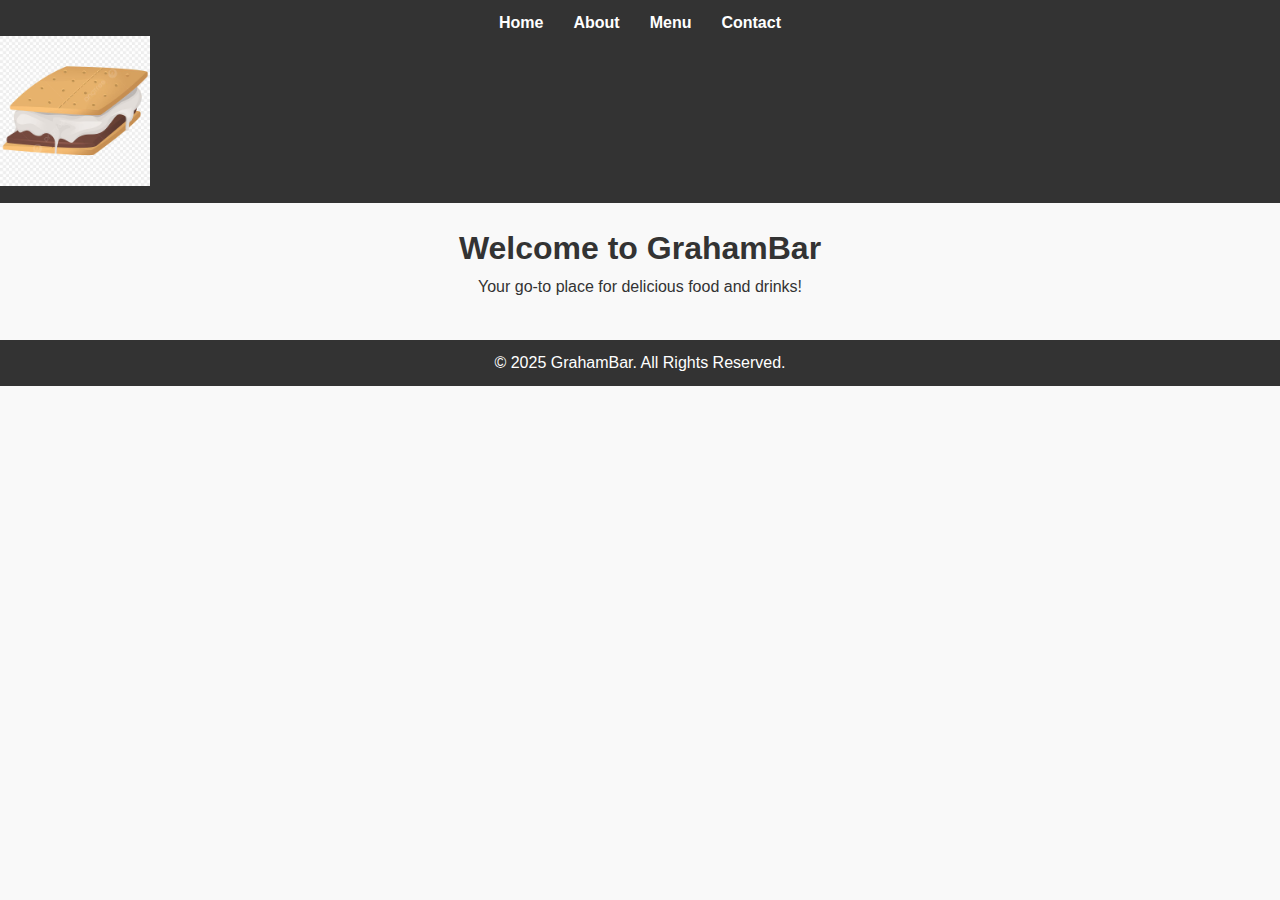
<file: cutemo/index.html>
<!DOCTYPE html>
<html lang="en">
<head>
  <meta charset="UTF-8">
  <meta name="viewport" content="width=device-width, initial-scale=1.0">
  <link rel="stylesheet" href="styles.css">
  <title>GrahamBar - Home</title>
</head>
<body>
  <header>
    <nav>
      <ul>
        <li><a href="index.html">Home</a></li>
        <li><a href="about.html">About</a></li>
        <li><a href="menu.html">Menu</a></li>
        <li><a href="contact.html">Contact</a></li>
      </ul>
    </nav>
    <div class="logo">
      <img src="logo.jpeg.jpeg" alt="GrahamBar Logo" width="150" height="auto">
    </div>
  </header>
  <main>
    <h1>Welcome to GrahamBar</h1>
    <p>Your go-to place for delicious food and drinks!</p>
  </main>
  <footer>
    <p>&copy; 2025 GrahamBar. All Rights Reserved.</p>
  </footer>
  <script src="scripts.js"></script>
</body>
</html>
</file>
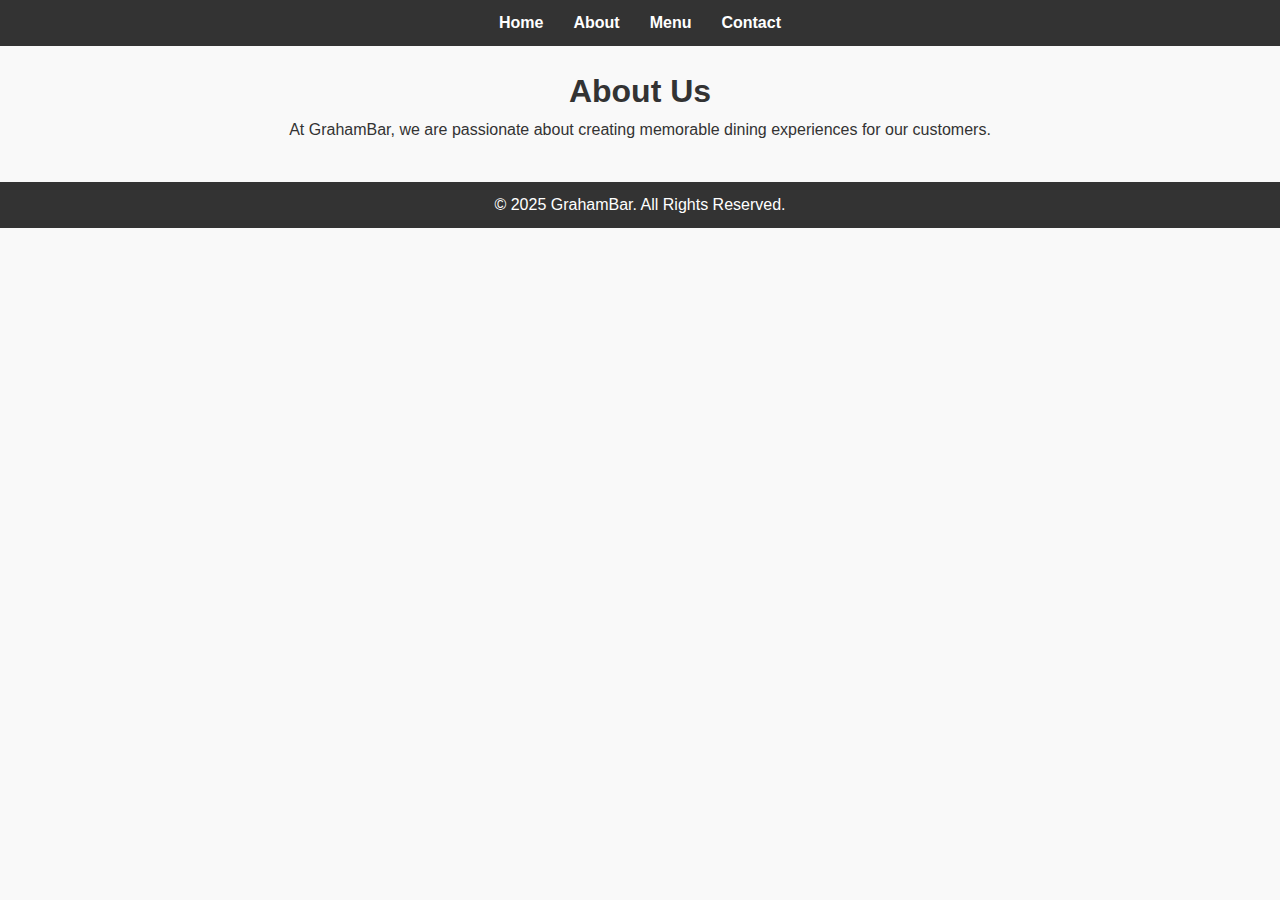
<file: cutemo/about.html>
<!DOCTYPE html>
<html lang="en">
<head>
  <meta charset="UTF-8">
  <meta name="viewport" content="width=device-width, initial-scale=1.0">
  <link rel="stylesheet" href="styles.css">
  <title>GrahamBar - About</title>
</head>
<body>
  <header>
    <nav>
      <ul>
        <li><a href="index.html">Home</a></li>
        <li><a href="about.html">About</a></li>
        <li><a href="menu.html">Menu</a></li>
        <li><a href="contact.html">Contact</a></li>
      </ul>
    </nav>
  </header>
  <main>
    <h1>About Us</h1>
    <p>At GrahamBar, we are passionate about creating memorable dining experiences for our customers.</p>
  </main>
  <footer>
    <p>&copy; 2025 GrahamBar. All Rights Reserved.</p>
  </footer>
  <script src="scripts.js"></script>
</body>
</html>
</file>
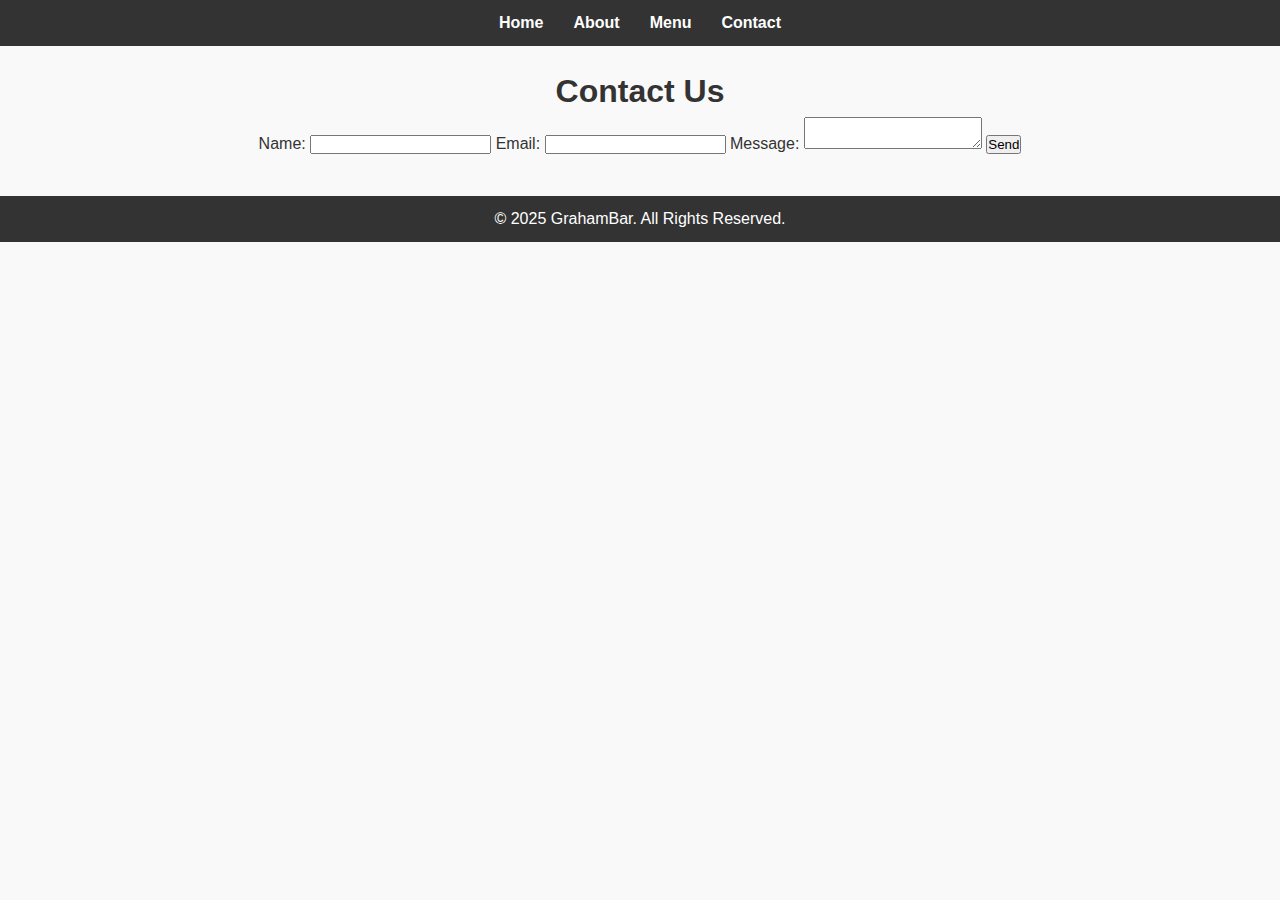
<file: cutemo/contact.html>
<!DOCTYPE html>
<html lang="en">
<head>
  <meta charset="UTF-8">
  <meta name="viewport" content="width=device-width, initial-scale=1.0">
  <link rel="stylesheet" href="styles.css">
  <title>GrahamBar - Contact</title>
</head>
<body>
  <header>
    <nav>
      <ul>
        <li><a href="index.html">Home</a></li>
        <li><a href="about.html">About</a></li>
        <li><a href="menu.html">Menu</a></li>
        <li><a href="contact.html">Contact</a></li>
      </ul>
    </nav>
  </header>
  <main>
    <h1>Contact Us</h1>
    <form id="contactForm">
      <label for="name">Name: </label>
      <input type="text" id="name" name="name" required>
      <label for="email">Email: </label>
      <input type="email" id="email" name="email" required>
      <label for="message">Message: </label>
      <textarea id="message" name="message" required></textarea>
      <button type="submit">Send</button>
    </form>
  </main>
  <footer>
    <p>&copy; 2025 GrahamBar. All Rights Reserved.</p>
  </footer>
  <script src="scripts.js"></script>
</body>
</html>
</file>
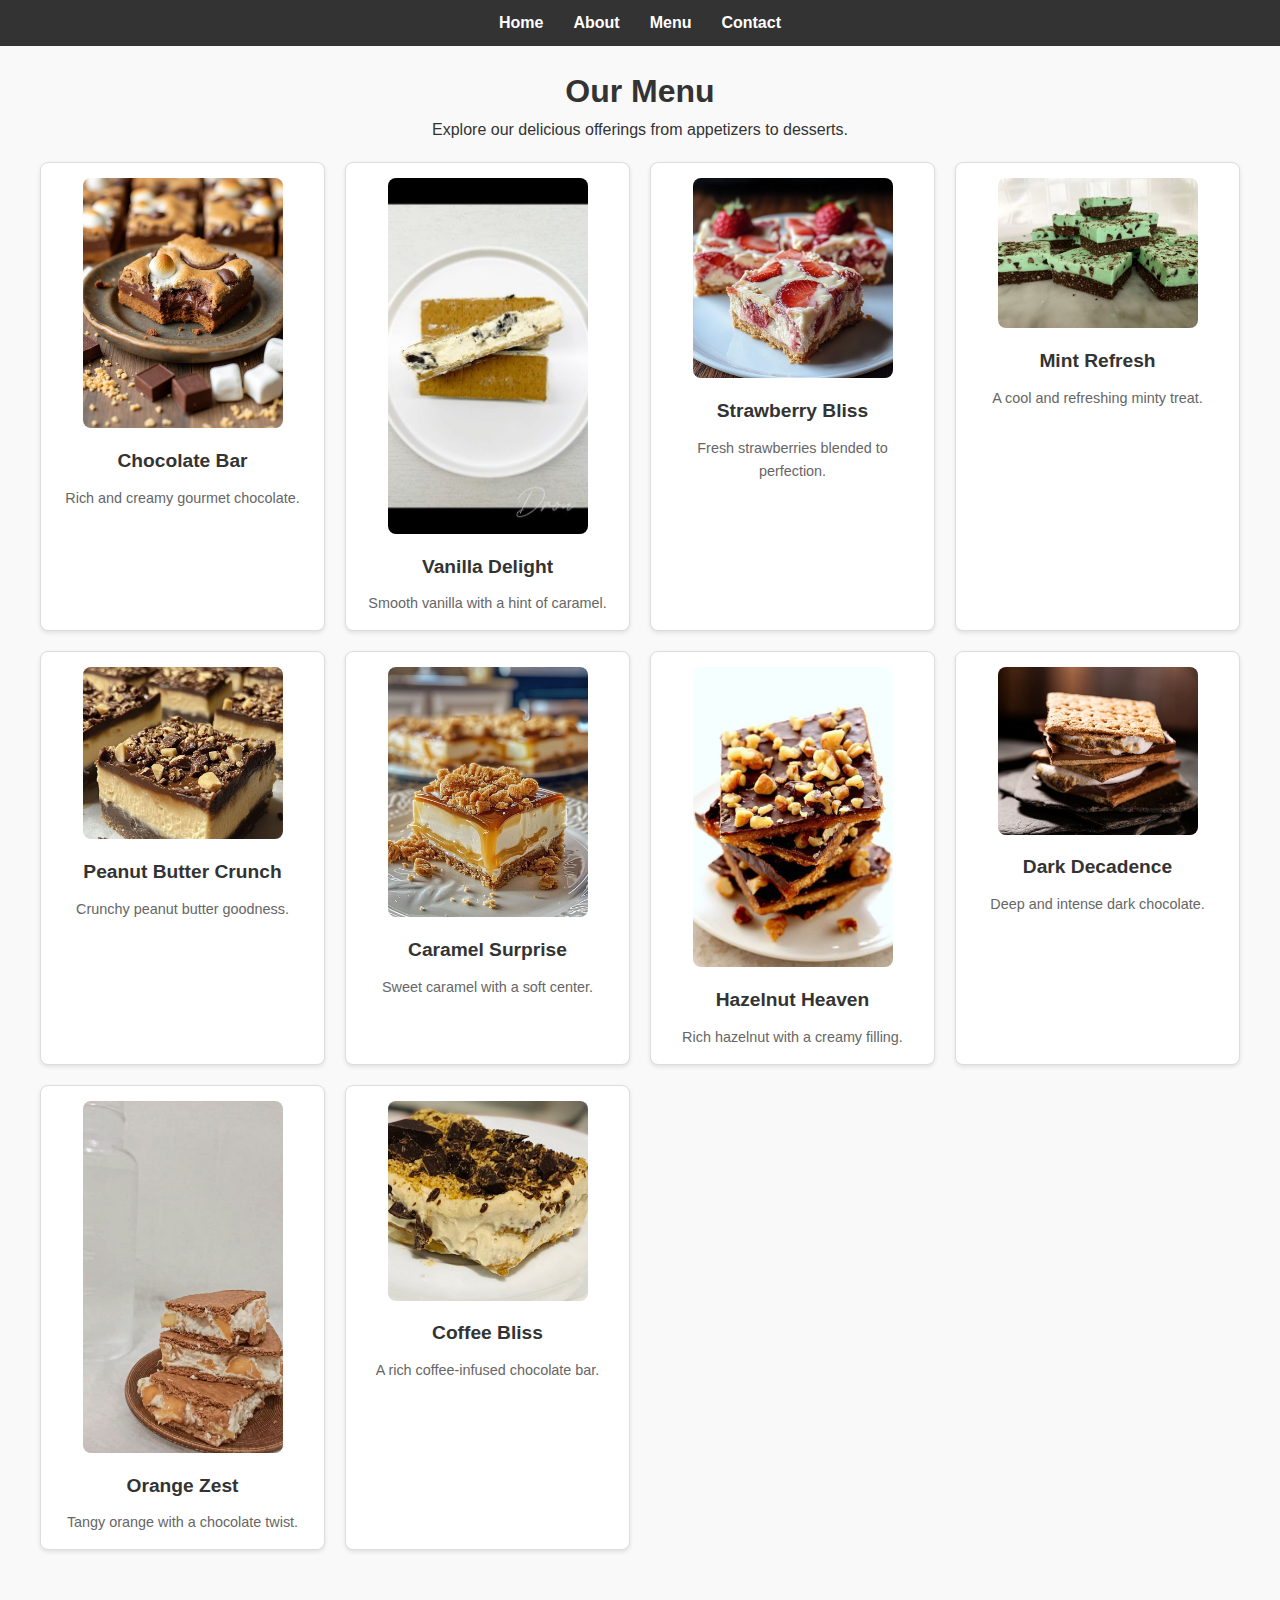
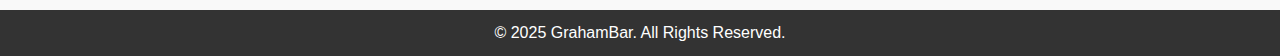
<file: cutemo/menu.html>
<!DOCTYPE html>
<html lang="en">
<head>
  <meta charset="UTF-8">
  <meta name="viewport" content="width=device-width, initial-scale=1.0">
  <link rel="stylesheet" href="styles.css">
  <title>GrahamBar - Menu</title>
</head>
<body>
  <header>
    <nav>
      <ul>
        <li><a href="index.html">Home</a></li>
        <li><a href="about.html">About</a></li>
        <li><a href="menu.html">Menu</a></li>
        <li><a href="contact.html">Contact</a></li>
      </ul>
    </nav>
  </header>
  <main>
    <h1>Our Menu</h1>
    <p>Explore our delicious offerings from appetizers to desserts.</p>
    <div class="menu-items">
      <div class="menu-item">
        <img src="Product 1.jpeg" alt="Product 1" width="200">
        <h2>Chocolate Bar</h2>
        <p>Rich and creamy gourmet chocolate.</p>
      </div>
      <div class="menu-item">
        <img src="Product 2.jpeg" alt="Product 2" width="200">
        <h2>Vanilla Delight</h2>
        <p>Smooth vanilla with a hint of caramel.</p>
      </div>
      <div class="menu-item">
        <img src="Product 3.jpeg" alt="Product 3" width="200">
        <h2>Strawberry Bliss</h2>
        <p>Fresh strawberries blended to perfection.</p>
      </div>
      <div class="menu-item">
        <img src="Product 4.jpeg" alt="Product 4" width="200">
        <h2>Mint Refresh</h2>
        <p>A cool and refreshing minty treat.</p>
      </div>
      <div class="menu-item">
        <img src="Product 5.jpeg" alt="Product 5" width="200">
        <h2>Peanut Butter Crunch</h2>
        <p>Crunchy peanut butter goodness.</p>
      </div>
      <div class="menu-item">
        <img src="Product 6.jpeg" alt="Product 6" width="200">
        <h2>Caramel Surprise</h2>
        <p>Sweet caramel with a soft center.</p>
      </div>
      <div class="menu-item">
        <img src="Product 7.jpeg" alt="Product 7" width="200">
        <h2>Hazelnut Heaven</h2>
        <p>Rich hazelnut with a creamy filling.</p>
      </div>
      <div class="menu-item">
        <img src="Product 8.jpeg" alt="Product 8" width="200">
        <h2>Dark Decadence</h2>
        <p>Deep and intense dark chocolate.</p>
      </div>
      <div class="menu-item">
        <img src="Product 9.jpeg" alt="Product 9" width="200">
        <h2>Orange Zest</h2>
        <p>Tangy orange with a chocolate twist.</p>
      </div>
      <div class="menu-item">
        <img src="Product 10.jpeg" alt="Product 10" width="200">
        <h2>Coffee Bliss</h2>
        <p>A rich coffee-infused chocolate bar.</p>
      </div>
    </div>
  </main>
  <footer>
    <p>&copy; 2025 GrahamBar. All Rights Reserved.</p>
  </footer>
  <script src="scripts.js"></script>
</body>
</html>
</file>
<file: cutemo/styles.css>
/* General Reset */
* {
    margin: 0;
    padding: 0;
    box-sizing: border-box;
  }
  
  body {
    font-family: Arial, sans-serif;
    background-color: #f9f9f9;
    color: #333;
    line-height: 1.6;
    margin: 0;
    padding: 0;
  }
  
  header {
    background-color: #333;
    color: #fff;
    padding: 10px 0;
  }
  
  nav ul {
    list-style: none;
    display: flex;
    justify-content: center;
    padding: 0;
  }
  
  nav ul li {
    margin: 0 15px;
  }
  
  nav ul li a {
    text-decoration: none;
    color: white;
    font-weight: bold;
  }
  
  nav ul li a:hover {
    color: #f4a261;
  }
  
  main {
    padding: 20px;
    text-align: center;
  }
  
  .menu-items {
    display: grid;
    grid-template-columns: repeat(auto-fit, minmax(250px, 1fr));
    gap: 20px;
    padding: 20px;
  }
  
  .menu-item {
    background-color: #fff;
    border: 1px solid #ddd;
    border-radius: 8px;
    box-shadow: 0 2px 4px rgba(0, 0, 0, 0.1);
    padding: 15px;
    text-align: center;
    transition: transform 0.3s, box-shadow 0.3s;
  }
  
  .menu-item:hover {
    transform: translateY(-5px);
    box-shadow: 0 4px 8px rgba(0, 0, 0, 0.2);
  }
  
  .menu-item img {
    max-width: 100%;
    height: auto;
    border-radius: 8px;
    margin-bottom: 10px;
  }
  
  .menu-item h2 {
    font-size: 1.2rem;
    margin-bottom: 10px;
    color: #333;
  }
  
  .menu-item p {
    font-size: 0.9rem;
    color: #666;
  }
  
  footer {
    background-color: #333;
    color: white;
    text-align: center;
    padding: 10px 0;
    margin-top: 20px;
  }
  
  .back-to-top {
    position: fixed;
    bottom: 20px;
    right: 20px;
    background-color: #f4a261;
    color: white;
    border: none;
    border-radius: 50px;
    padding: 10px 20px;
    font-size: 1rem;
    cursor: pointer;
    display: none;
    box-shadow: 0 4px 6px rgba(0, 0, 0, 0.1);
    transition: background-color 0.3s ease, transform 0.3s ease; }
  
  .back-to-top:hover {
    background-color: #e76f51;   
    transform: scale(1.1); }
</file>
